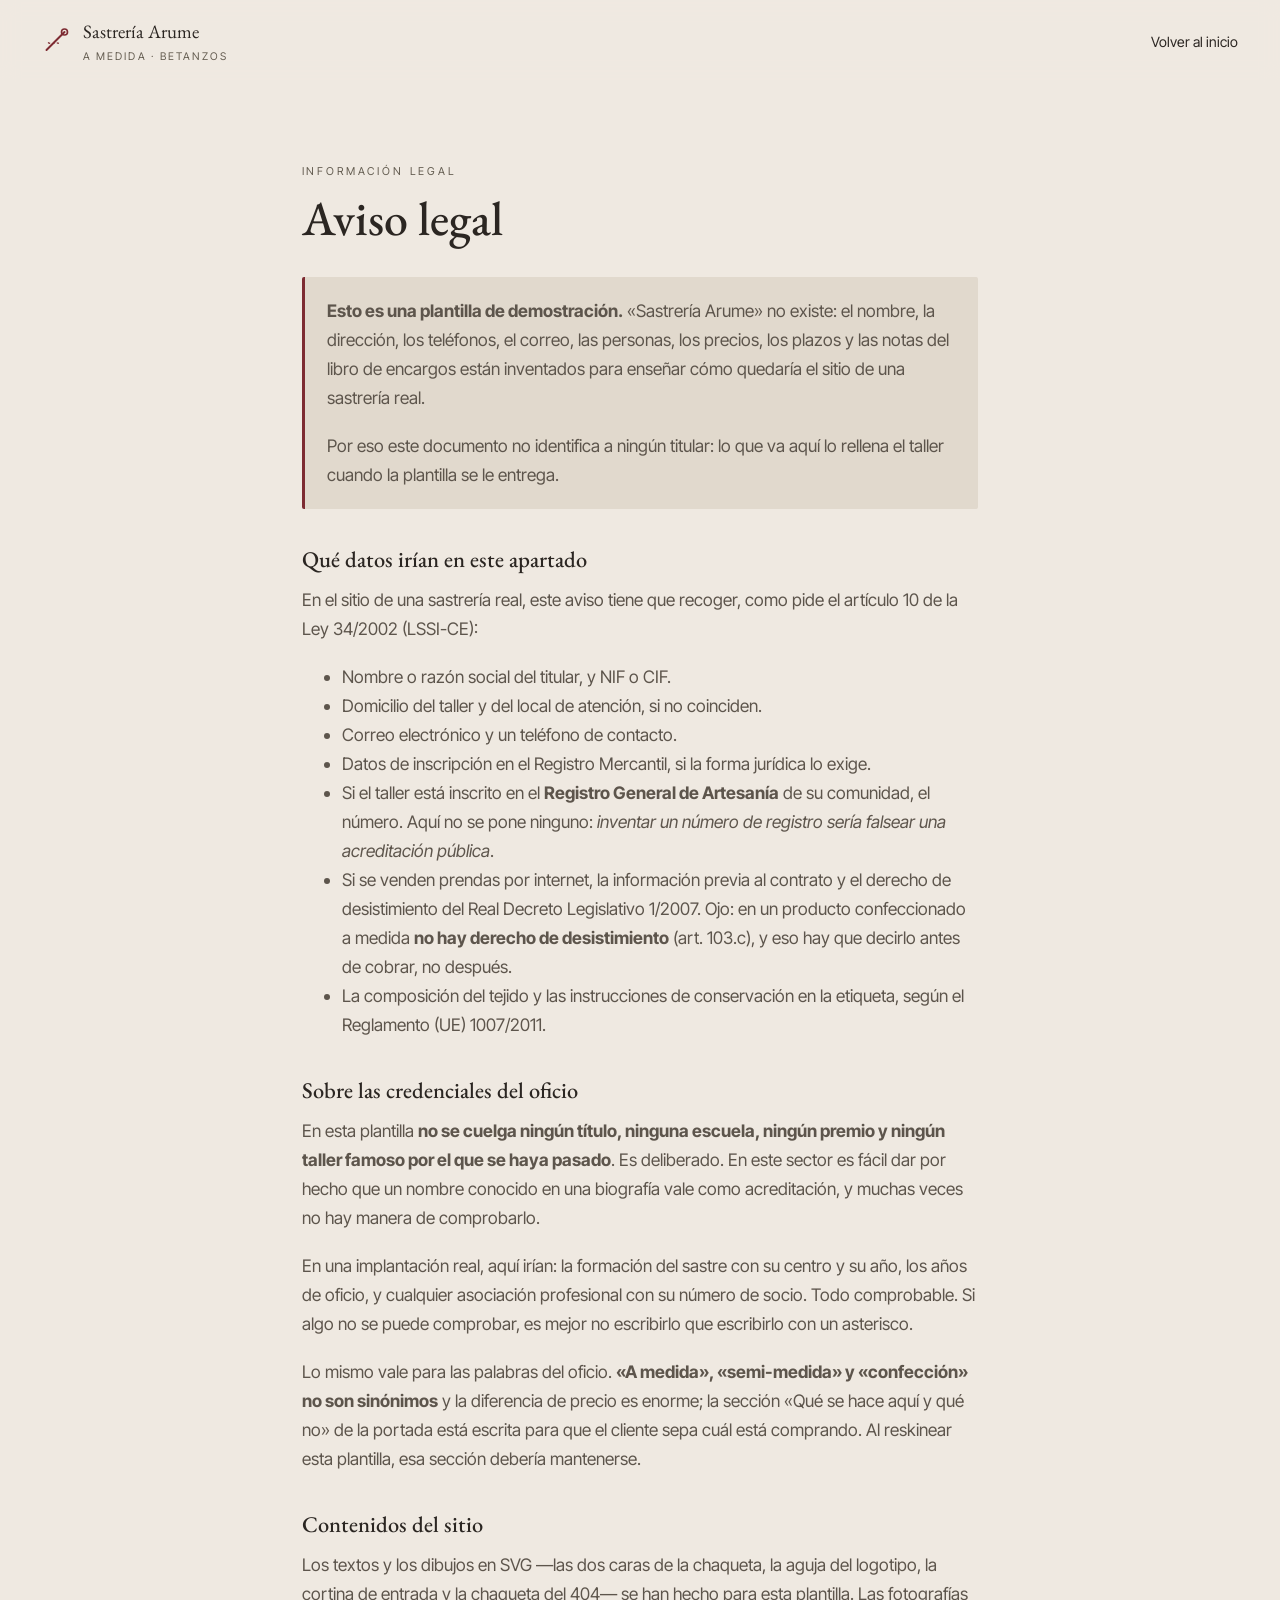
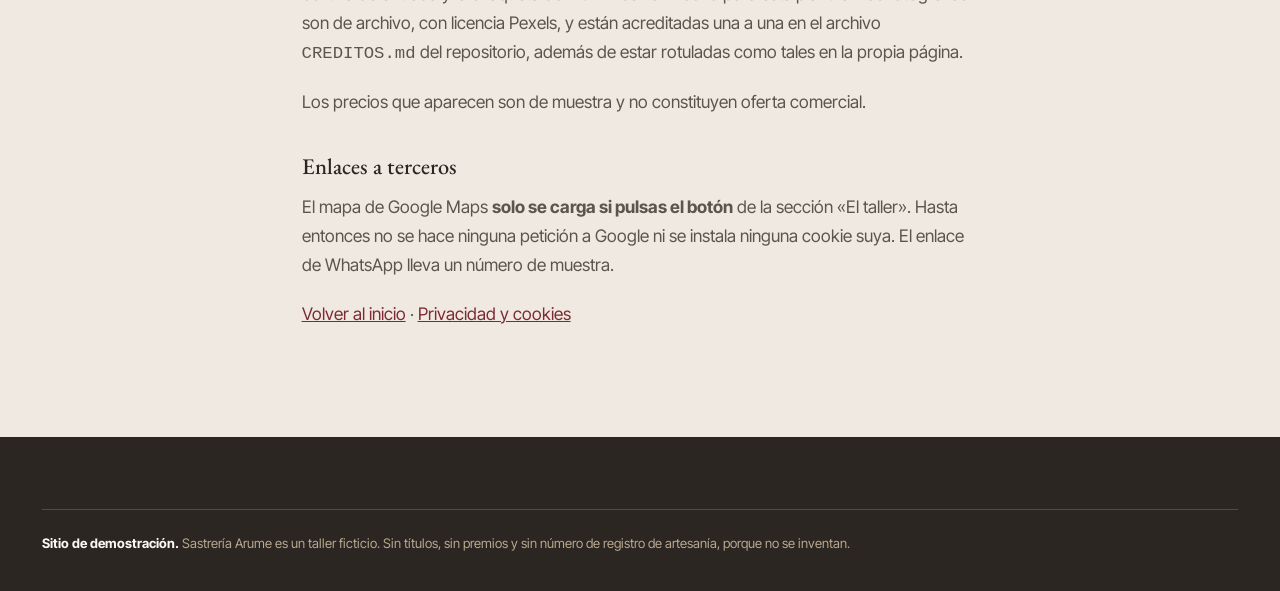
<file: aviso-legal.html>
<!DOCTYPE html>
<!-- SITIO DE DEMOSTRACIÓN · Sastrería Arume es un taller ficticio. -->
<html lang="es">
<head>
<meta charset="utf-8">
<meta name="viewport" content="width=device-width, initial-scale=1">
<meta name="robots" content="noindex, nofollow">
<title>Aviso legal · Sastrería Arume</title>
<meta name="description" content="Aviso legal de la plantilla de demostración de Sastrería Arume, taller ficticio.">
<meta name="theme-color" content="#efe9e1">
<link rel="icon" href="favicon.svg" type="image/svg+xml">
<link rel="preconnect" href="https://fonts.googleapis.com">
<link rel="preconnect" href="https://fonts.gstatic.com" crossorigin>
<link href="https://fonts.googleapis.com/css2?family=EB+Garamond:ital,wght@0,400..800;1,400..600&family=Inter+Tight:ital,wght@0,300..700;1,300..600&display=swap" rel="stylesheet">
<link rel="stylesheet" href="css/estilo.css">
</head>
<body>
<a class="saltar" href="#contenido">Saltar al contenido</a>

<header class="cabecera">
  <a class="marca" href="index.html" aria-label="Sastrería Arume, inicio">
    <svg class="marca__icono" viewBox="0 0 40 40" aria-hidden="true" focusable="false">
      <path d="M6 32 L30 8" stroke="currentColor" stroke-width="2.6" stroke-linecap="round"></path>
      <circle cx="30" cy="8" r="4" fill="none" stroke="currentColor" stroke-width="2.2"></circle>
      <path d="M8 22c6 4 10-2 16 2" fill="none" stroke="currentColor" stroke-width="1.6" stroke-dasharray="3 3"></path>
    </svg>
    <span class="marca__texto">
      <span class="marca__nombre">Sastrería Arume</span>
      <span class="marca__bajada">a medida · Betanzos</span>
    </span>
  </a>
  <nav class="nav" aria-label="Navegación">
    <ul class="nav__lista"><li><a href="index.html">Volver al inicio</a></li></ul>
  </nav>
</header>

<main class="pagina-texto" id="contenido">
  <p class="sobre">Información legal</p>
  <h1>Aviso legal</h1>

  <div class="aviso">
    <p><strong>Esto es una plantilla de demostración.</strong> «Sastrería Arume» no existe: el nombre, la dirección, los teléfonos, el correo, las personas, los precios, los plazos y las notas del libro de encargos están inventados para enseñar cómo quedaría el sitio de una sastrería real.</p>
    <p>Por eso este documento no identifica a ningún titular: lo que va aquí lo rellena el taller cuando la plantilla se le entrega.</p>
  </div>

  <h2>Qué datos irían en este apartado</h2>
  <p>En el sitio de una sastrería real, este aviso tiene que recoger, como pide el artículo 10 de la Ley 34/2002 (LSSI-CE):</p>
  <ul>
    <li>Nombre o razón social del titular, y NIF o CIF.</li>
    <li>Domicilio del taller y del local de atención, si no coinciden.</li>
    <li>Correo electrónico y un teléfono de contacto.</li>
    <li>Datos de inscripción en el Registro Mercantil, si la forma jurídica lo exige.</li>
    <li>Si el taller está inscrito en el <strong>Registro General de Artesanía</strong> de su comunidad, el número. Aquí no se pone ninguno: <em>inventar un número de registro sería falsear una acreditación pública</em>.</li>
    <li>Si se venden prendas por internet, la información previa al contrato y el derecho de desistimiento del Real Decreto Legislativo 1/2007. Ojo: en un producto confeccionado a medida <strong>no hay derecho de desistimiento</strong> (art. 103.c), y eso hay que decirlo antes de cobrar, no después.</li>
    <li>La composición del tejido y las instrucciones de conservación en la etiqueta, según el Reglamento (UE) 1007/2011.</li>
  </ul>

  <h2>Sobre las credenciales del oficio</h2>
  <p>En esta plantilla <strong>no se cuelga ningún título, ninguna escuela, ningún premio y ningún taller famoso por el que se haya pasado</strong>. Es deliberado. En este sector es fácil dar por hecho que un nombre conocido en una biografía vale como acreditación, y muchas veces no hay manera de comprobarlo.</p>
  <p>En una implantación real, aquí irían: la formación del sastre con su centro y su año, los años de oficio, y cualquier asociación profesional con su número de socio. Todo comprobable. Si algo no se puede comprobar, es mejor no escribirlo que escribirlo con un asterisco.</p>
  <p>Lo mismo vale para las palabras del oficio. <strong>«A medida», «semi-medida» y «confección» no son sinónimos</strong> y la diferencia de precio es enorme; la sección «Qué se hace aquí y qué no» de la portada está escrita para que el cliente sepa cuál está comprando. Al reskinear esta plantilla, esa sección debería mantenerse.</p>

  <h2>Contenidos del sitio</h2>
  <p>Los textos y los dibujos en SVG —las dos caras de la chaqueta, la aguja del logotipo, la cortina de entrada y la chaqueta del 404— se han hecho para esta plantilla. Las fotografías son de archivo, con licencia Pexels, y están acreditadas una a una en el archivo <code>CREDITOS.md</code> del repositorio, además de estar rotuladas como tales en la propia página.</p>
  <p>Los precios que aparecen son de muestra y no constituyen oferta comercial.</p>

  <h2>Enlaces a terceros</h2>
  <p>El mapa de Google Maps <strong>solo se carga si pulsas el botón</strong> de la sección «El taller». Hasta entonces no se hace ninguna petición a Google ni se instala ninguna cookie suya. El enlace de WhatsApp lleva un número de muestra.</p>

  <p><a href="index.html">Volver al inicio</a> · <a href="privacidad.html">Privacidad y cookies</a></p>
</main>

<footer class="pie">
  <p class="pie__demo" style="margin-top:0"><strong>Sitio de demostración.</strong> Sastrería Arume es un taller ficticio. Sin títulos, sin premios y sin número de registro de artesanía, porque no se inventan.</p>
</footer>
</body>
</html>
</file>
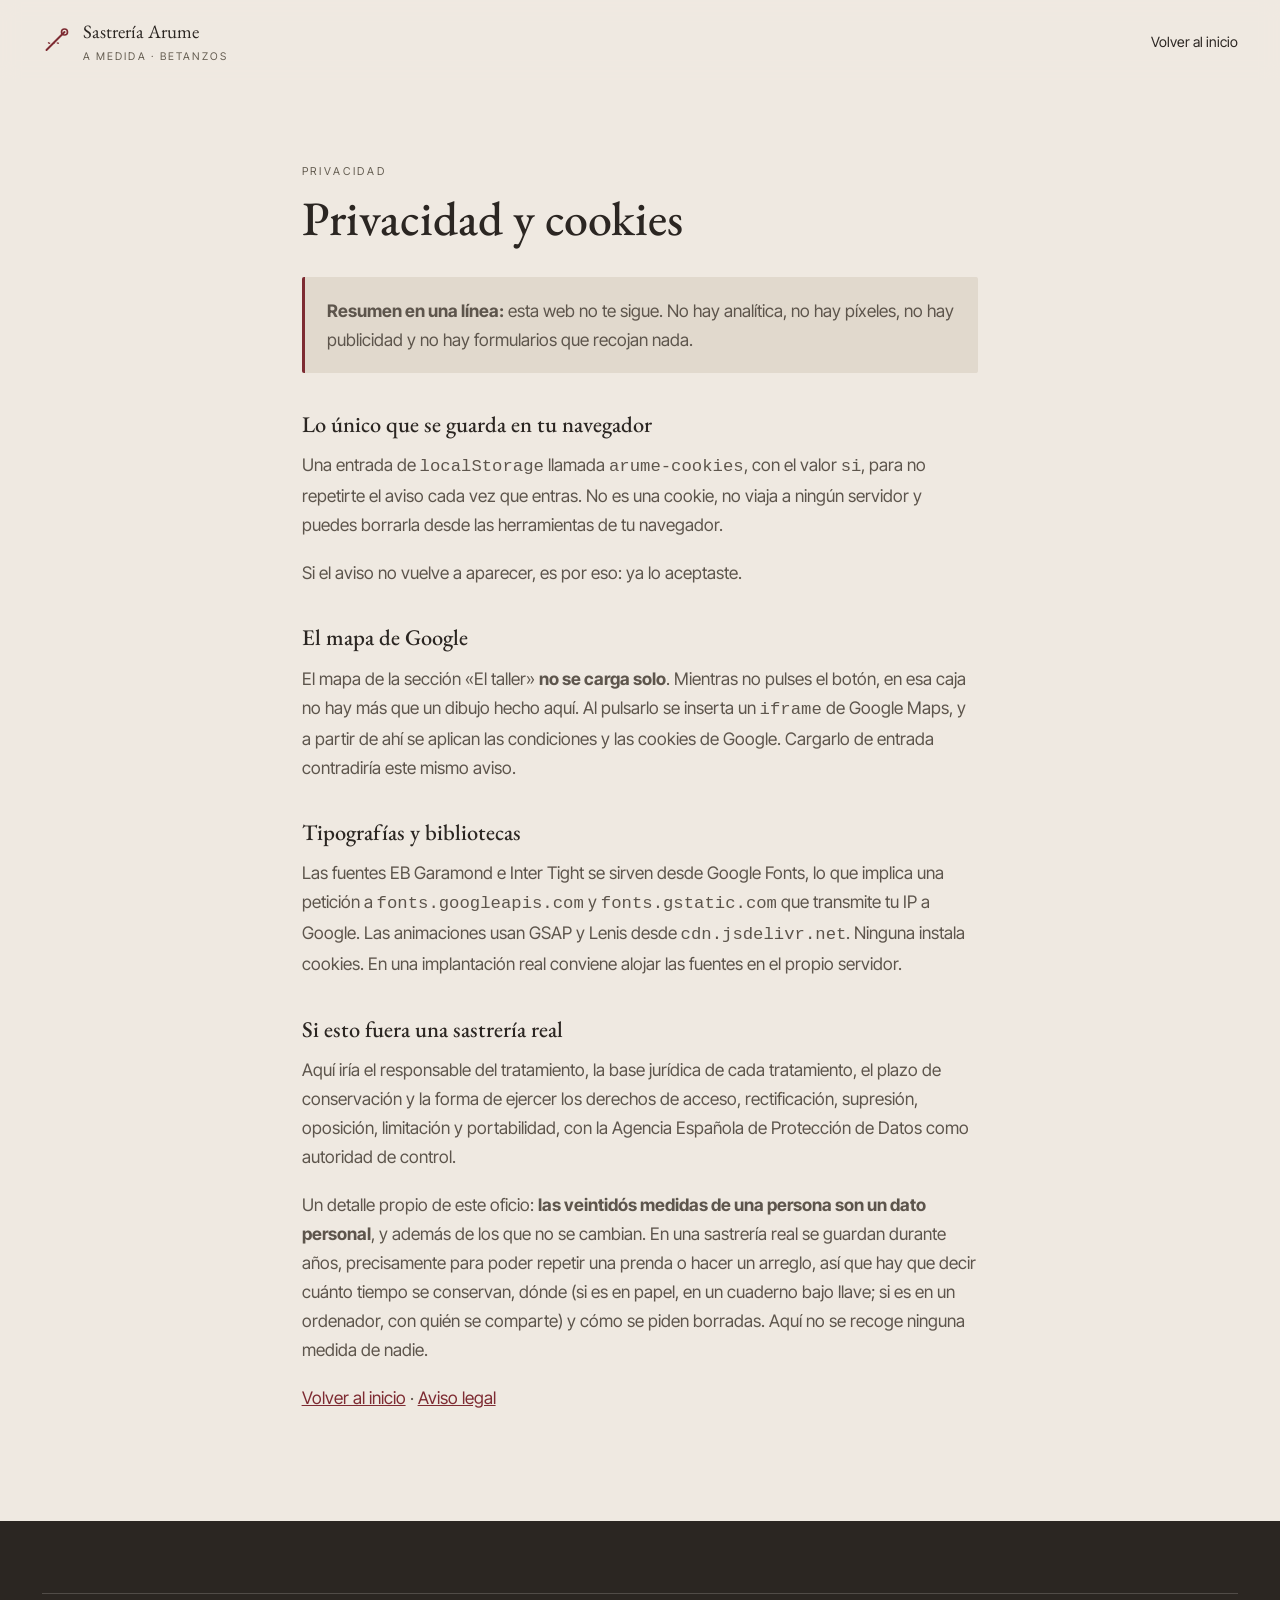
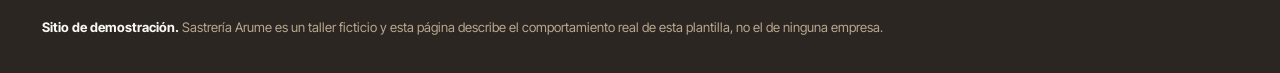
<file: privacidad.html>
<!DOCTYPE html>
<!-- SITIO DE DEMOSTRACIÓN · Sastrería Arume es un taller ficticio. -->
<html lang="es">
<head>
<meta charset="utf-8">
<meta name="viewport" content="width=device-width, initial-scale=1">
<meta name="robots" content="noindex, nofollow">
<title>Privacidad y cookies · Sastrería Arume</title>
<meta name="description" content="Qué guarda y qué no guarda esta plantilla de demostración de Sastrería Arume.">
<meta name="theme-color" content="#efe9e1">
<link rel="icon" href="favicon.svg" type="image/svg+xml">
<link rel="preconnect" href="https://fonts.googleapis.com">
<link rel="preconnect" href="https://fonts.gstatic.com" crossorigin>
<link href="https://fonts.googleapis.com/css2?family=EB+Garamond:ital,wght@0,400..800;1,400..600&family=Inter+Tight:ital,wght@0,300..700;1,300..600&display=swap" rel="stylesheet">
<link rel="stylesheet" href="css/estilo.css">
</head>
<body>
<a class="saltar" href="#contenido">Saltar al contenido</a>

<header class="cabecera">
  <a class="marca" href="index.html" aria-label="Sastrería Arume, inicio">
    <svg class="marca__icono" viewBox="0 0 40 40" aria-hidden="true" focusable="false">
      <path d="M6 32 L30 8" stroke="currentColor" stroke-width="2.6" stroke-linecap="round"></path>
      <circle cx="30" cy="8" r="4" fill="none" stroke="currentColor" stroke-width="2.2"></circle>
      <path d="M8 22c6 4 10-2 16 2" fill="none" stroke="currentColor" stroke-width="1.6" stroke-dasharray="3 3"></path>
    </svg>
    <span class="marca__texto">
      <span class="marca__nombre">Sastrería Arume</span>
      <span class="marca__bajada">a medida · Betanzos</span>
    </span>
  </a>
  <nav class="nav" aria-label="Navegación">
    <ul class="nav__lista"><li><a href="index.html">Volver al inicio</a></li></ul>
  </nav>
</header>

<main class="pagina-texto" id="contenido">
  <p class="sobre">Privacidad</p>
  <h1>Privacidad y cookies</h1>

  <div class="aviso">
    <p><strong>Resumen en una línea:</strong> esta web no te sigue. No hay analítica, no hay píxeles, no hay publicidad y no hay formularios que recojan nada.</p>
  </div>

  <h2>Lo único que se guarda en tu navegador</h2>
  <p>Una entrada de <code>localStorage</code> llamada <code>arume-cookies</code>, con el valor <code>si</code>, para no repetirte el aviso cada vez que entras. No es una cookie, no viaja a ningún servidor y puedes borrarla desde las herramientas de tu navegador.</p>
  <p>Si el aviso no vuelve a aparecer, es por eso: ya lo aceptaste.</p>

  <h2>El mapa de Google</h2>
  <p>El mapa de la sección «El taller» <strong>no se carga solo</strong>. Mientras no pulses el botón, en esa caja no hay más que un dibujo hecho aquí. Al pulsarlo se inserta un <code>iframe</code> de Google Maps, y a partir de ahí se aplican las condiciones y las cookies de Google. Cargarlo de entrada contradiría este mismo aviso.</p>

  <h2>Tipografías y bibliotecas</h2>
  <p>Las fuentes EB Garamond e Inter Tight se sirven desde Google Fonts, lo que implica una petición a <code>fonts.googleapis.com</code> y <code>fonts.gstatic.com</code> que transmite tu IP a Google. Las animaciones usan GSAP y Lenis desde <code>cdn.jsdelivr.net</code>. Ninguna instala cookies. En una implantación real conviene alojar las fuentes en el propio servidor.</p>

  <h2>Si esto fuera una sastrería real</h2>
  <p>Aquí iría el responsable del tratamiento, la base jurídica de cada tratamiento, el plazo de conservación y la forma de ejercer los derechos de acceso, rectificación, supresión, oposición, limitación y portabilidad, con la Agencia Española de Protección de Datos como autoridad de control.</p>
  <p>Un detalle propio de este oficio: <strong>las veintidós medidas de una persona son un dato personal</strong>, y además de los que no se cambian. En una sastrería real se guardan durante años, precisamente para poder repetir una prenda o hacer un arreglo, así que hay que decir cuánto tiempo se conservan, dónde (si es en papel, en un cuaderno bajo llave; si es en un ordenador, con quién se comparte) y cómo se piden borradas. Aquí no se recoge ninguna medida de nadie.</p>

  <p><a href="index.html">Volver al inicio</a> · <a href="aviso-legal.html">Aviso legal</a></p>
</main>

<footer class="pie">
  <p class="pie__demo" style="margin-top:0"><strong>Sitio de demostración.</strong> Sastrería Arume es un taller ficticio y esta página describe el comportamiento real de esta plantilla, no el de ninguna empresa.</p>
</footer>
</body>
</html>
</file>
<file: css/estilo.css>
/* ==========================================================================
   Sastrería Arume — traje a medida (demostración, negocio ficticio)
   Concepto: «El revés». Lo que se ve de una chaqueta es la mitad; la otra
   mitad está por dentro. La prenda se gira de verdad y enseña el forro, la
   entretela, la hombrera y los ojales a mano.

   CONTRASTE: ningún texto se apaga con opacity. Cada tono apagado es un token
   de color calculado con script (fórmula WCAG) contra el PEOR de los fondos en
   los que aparece; el valor va anotado al lado.
   ========================================================================== */

:root {
  /* --- fondos --- */
  --fondo: #efe9e1;   /* hueso */
  --panel: #e1d9cd;   /* el fondo más oscuro donde hay texto pequeño */
  --crema: #fbf8f4;   /* tarjetas */
  --tinta: #2b2622;   /* marrón muy oscuro: texto principal, pie y cortina */

  /* --- texto --- */
  --tinta-media: #5d554c;  /* 5,23 sobre --panel */
  --tinta-suave: #645d51;  /* 4,65 sobre --panel · 5,40 fondo · 6,15 crema */
  --crema-suave: #b9a88f;  /* 6,46 sobre --tinta */

  /* --- marca --- */
  /* El burdeos es el único color de marca de mis plantillas que pasa AA como
     texto sin tener que derivarle una variante: 6,63 sobre el panel. Aun así
     lleva su versión clara para el fondo oscuro del pie. */
  --burdeos: #7d2b32;        /* 6,63 panel · 7,69 fondo · 8,76 crema */
  --burdeos-claro: #d4838a;  /* 5,28 sobre --tinta */
  --forro: #6b4f3a;          /* color del forro dibujado: relleno, no texto */

  --titulo: "EB Garamond", Georgia, "Times New Roman", serif;
  --texto: "Inter Tight", "Segoe UI", system-ui, sans-serif;

  --ancho: 1220px;
  --radio: 2px;
  --sombra: 0 20px 46px -30px rgba(43, 38, 34, .55);
  --curva: cubic-bezier(.22, .61, .36, 1);
}

*, *::before, *::after { box-sizing: border-box; }

html { overflow-x: clip; scroll-behavior: smooth; }
html.lenis { scroll-behavior: auto; }
.lenis.lenis-smooth { scroll-behavior: auto; }

body {
  margin: 0;
  background: var(--fondo);
  color: var(--tinta);
  font-family: var(--texto);
  font-size: clamp(1rem, .96rem + .2vw, 1.08rem);
  line-height: 1.68;
  -webkit-font-smoothing: antialiased;
  overflow-x: clip;
}

img, svg { max-width: 100%; }
img { display: block; height: auto; }

h1, h2, h3 { font-family: var(--titulo); font-weight: 500; line-height: 1.1; margin: 0 0 .6em; }
p { margin: 0 0 1.1em; }
a { color: inherit; }

::selection { background: var(--burdeos); color: var(--crema); }
:focus-visible { outline: 3px solid var(--burdeos); outline-offset: 3px; border-radius: 2px; }

.visualmente-oculto {
  position: absolute; width: 1px; height: 1px; padding: 0; margin: -1px;
  overflow: hidden; clip: rect(0 0 0 0); white-space: nowrap; border: 0;
}

.saltar {
  position: absolute; left: 1rem; top: -100px; z-index: 300;
  background: var(--tinta); color: var(--crema);
  padding: .8rem 1.2rem; border-radius: var(--radio);
  text-decoration: none; font-size: .9rem;
  transition: top .2s var(--curva);
}
.saltar:focus { top: 1rem; }

/* ====================== cortina de entrada ======================
   Gesto propio del concepto: se cose una puntada, la aguja la remata y la
   cortina se levanta POR LA COSTURA, con el borde de abajo curvado como el
   hilo. Retirada garantizada: sin GSAP y con movimiento reducido el JS le
   pone display:none en cuanto arranca. */
@property --curva-cortina {
  syntax: "<number>";
  initial-value: 0;
  inherits: false;
}
.cortina {
  position: fixed; inset: 0; z-index: 400;
  background: var(--tinta);
  display: grid; place-items: center;
  transform-origin: 50% 0%;
  border-bottom-left-radius: 50% calc(var(--curva-cortina, 0) * 13vh);
  border-bottom-right-radius: 50% calc(var(--curva-cortina, 0) * 13vh);
}
html:not(.has-motion) .cortina { display: none; }
.cortina.fuera { opacity: 0; visibility: hidden; transition: opacity .5s var(--curva), visibility .5s; }
.cortina__caja { text-align: center; }
.cortina__aguja { width: 190px; height: auto; color: var(--burdeos-claro); }
.cortina__hilo {
  fill: none; stroke: var(--burdeos-claro); stroke-width: 2.4;
  stroke-linecap: round; stroke-dasharray: 1; stroke-dashoffset: 1;
}
.cortina__punta { stroke: var(--crema-suave); stroke-width: 2.4; opacity: 0; }
.cortina__punta circle { stroke: var(--crema-suave); }
.cortina__palabra {
  display: block; margin-top: 1rem;
  font-family: var(--titulo); font-size: 1.5rem;
  letter-spacing: .3em; text-transform: uppercase;
  color: var(--crema-suave);           /* 6,46 sobre --tinta */
}
/* la costura que remata el borde de abajo antes de que suba la cortina */
.cortina__costura {
  position: absolute; left: 0; right: 0; bottom: 0;
  width: 100%; height: 60px;
  clip-path: inset(0 100% 0 0);
}
.cortina.enhebrada .cortina__punta { opacity: 1; transition: opacity .45s var(--curva); }
.cortina.cosida .cortina__costura { clip-path: inset(0 0 0 0); transition: clip-path .85s cubic-bezier(.4, 0, .2, 1); }
.cortina__costura path {
  fill: none; stroke: var(--crema-suave); stroke-width: 2;
  stroke-dasharray: 9 8; stroke-linecap: round;
}

/* ====================== cabecera ====================== */
.cabecera {
  position: fixed; inset: 0 0 auto; z-index: 200;
  display: flex; align-items: center; justify-content: space-between; gap: 1rem;
  padding: 1rem clamp(1rem, 4vw, 2.6rem);
  background: color-mix(in srgb, var(--fondo) 88%, transparent);
  backdrop-filter: blur(9px);
  border-bottom: 1px solid transparent;
  transition: border-color .3s var(--curva), padding .3s var(--curva);
}
@supports not (background: color-mix(in srgb, red 50%, blue)) { .cabecera { background: var(--fondo); } }
.cabecera.encogida { padding-top: .55rem; padding-bottom: .55rem; border-bottom-color: rgba(43, 38, 34, .16); }

.marca { display: flex; align-items: center; gap: .7rem; text-decoration: none; }
.marca__icono { width: 30px; height: 30px; color: var(--burdeos); flex: none; }
.marca__nombre { display: block; font-family: var(--titulo); font-size: 1.18rem; }
.marca__bajada { display: block; font-size: .66rem; letter-spacing: .2em; text-transform: uppercase; color: var(--tinta-suave); }

.nav { display: flex; align-items: center; gap: clamp(1rem, 2.4vw, 2rem); }
.nav__lista { display: flex; gap: clamp(.9rem, 1.8vw, 1.6rem); list-style: none; margin: 0; padding: 0; }
.nav__lista a {
  text-decoration: none; font-size: .88rem;
  padding-bottom: 3px; border-bottom: 1px solid transparent;
  transition: border-color .25s var(--curva), color .25s var(--curva);
}
.nav__lista a:hover { border-bottom-color: var(--burdeos); color: var(--burdeos); }

.hamburguesa {
  display: none; position: relative; z-index: 120;
  align-items: center; gap: .55rem;
  background: none; border: 0; cursor: pointer;
  font-family: var(--texto); font-size: .78rem; letter-spacing: .16em;
  text-transform: uppercase; color: var(--tinta); padding: .4rem;
}
.hamburguesa__caja { display: grid; gap: 5px; width: 24px; }
.hamburguesa__caja i { display: block; height: 2px; background: currentColor; transition: transform .3s var(--curva); }
.hamburguesa[aria-expanded="true"] .hamburguesa__caja i:first-child { transform: translateY(3.5px) rotate(45deg); }
.hamburguesa[aria-expanded="true"] .hamburguesa__caja i:last-child { transform: translateY(-3.5px) rotate(-45deg); }

/* ====================== botones ====================== */
.boton {
  display: inline-flex; align-items: center; justify-content: center;
  gap: .5rem; padding: .78rem 1.5rem;
  font-size: .88rem; text-decoration: none;
  border-radius: 999px; border: 1px solid transparent;
  cursor: pointer; font-family: var(--texto);
  transition: transform .3s var(--curva), background .25s var(--curva), color .25s var(--curva);
}
.boton--burdeos { background: var(--burdeos); color: var(--crema); }   /* 8,76 */
.boton--burdeos:hover { background: var(--tinta); }
.boton--linea { border-color: rgba(43, 38, 34, .35); color: var(--tinta); background: none; }
.boton--linea:hover { border-color: var(--burdeos); color: var(--burdeos); }

/* ====================== hero ====================== */
.hero {
  min-height: 100svh;
  display: grid; align-items: center;
  grid-template-columns: minmax(0, 1.1fr) minmax(0, .9fr);
  gap: clamp(2rem, 5vw, 5rem);
  max-width: var(--ancho); margin: 0 auto;
  padding: clamp(7rem, 14vh, 10rem) clamp(1.1rem, 4vw, 2.6rem) clamp(3rem, 8vh, 5rem);
}
.hero__sobre { font-size: .68rem; letter-spacing: .26em; text-transform: uppercase; color: var(--tinta-suave); margin-bottom: 1.4rem; }
.hero__titular { font-size: clamp(2.4rem, 1.2rem + 4.6vw, 4.6rem); line-height: 1.02; letter-spacing: -.01em; margin-bottom: 1.4rem; }
.hero__titular .palabra, .titular .palabra {
  display: inline-block; white-space: nowrap; overflow: hidden;
  vertical-align: bottom; padding-bottom: .16em; margin-bottom: -.12em;
}
.hero__titular .letra, .titular .letra { display: inline-block; }
html.has-motion .hero__titular .letra, html.has-motion .titular .letra { transform: translateY(110%); }

.hero__entrada { max-width: 50ch; color: var(--tinta-media); }
.hero__acciones { display: flex; flex-wrap: wrap; gap: .8rem; margin: 1.8rem 0 2.6rem; }
.hero__datos { display: flex; flex-wrap: wrap; gap: clamp(1.4rem, 4vw, 3rem); margin: 0; }
.hero__datos dt { font-size: .66rem; letter-spacing: .2em; text-transform: uppercase; color: var(--tinta-suave); }
.hero__datos dd {
  margin: .2rem 0 0; font-family: var(--titulo);
  font-size: clamp(1.8rem, 1.2rem + 1.5vw, 2.6rem); line-height: 1;
  color: var(--burdeos);
}
.hero__prenda { margin: 0; text-align: center; }
.hero__prenda figcaption { font-size: .8rem; color: var(--tinta-suave); margin-top: 1rem; max-width: 34ch; margin-inline: auto; }

/* ====================== la chaqueta dibujada ====================== */
.ch-cuerpo { fill: var(--panel); stroke: var(--tinta); stroke-width: 2.4; stroke-linejoin: round; }
.ch-manga { fill: var(--panel); stroke: var(--tinta); stroke-width: 2.4; stroke-linejoin: round; }
.ch-solapa { fill: var(--crema); stroke: var(--tinta); stroke-width: 2.2; stroke-linejoin: round; }
.ch-cuello { fill: var(--tinta); }
.ch-costura { stroke: var(--tinta); stroke-width: 2; stroke-linecap: round; }
.ch-boton { fill: var(--tinta); }
.chaqueta--hero { width: min(100%, 320px); height: auto; }

/* el revés */
.ch-sombra { fill: #1f1a17; }   /* lo que se ve por el hueco del delantero */
.ch-forro { fill: var(--forro); stroke: var(--tinta); stroke-width: 2.4; stroke-linejoin: round; }
.ch-manga--forro { fill: var(--forro); stroke: var(--tinta); stroke-width: 2.4; }
.ch-entretela { fill: url(#tramaEntretela); stroke: var(--crema); stroke-width: 1.6; }
.ch-hombrera { fill: none; stroke: var(--crema); stroke-width: 6; stroke-linecap: round; }
.ch-sisa { fill: none; stroke: var(--crema-suave); stroke-width: 2; stroke-dasharray: 7 6; }
.ch-bolsillo { fill: #22201d; stroke: var(--crema-suave); stroke-width: 1.6; }
.ch-pespunte { stroke: var(--crema-suave); stroke-width: 1.6; stroke-dasharray: 5 4; }
.ch-ojal { stroke: var(--burdeos-claro); stroke-width: 4; stroke-linecap: round; }
.ch-ojal-ojo { fill: none; stroke: var(--burdeos-claro); stroke-width: 2; }
.ch-bajo { stroke: var(--crema-suave); stroke-width: 2.4; stroke-dasharray: 8 7; stroke-linecap: round; }

.ch-numeros circle { fill: var(--crema); stroke: var(--tinta); stroke-width: 1.6; }
.ch-numeros text {
  fill: var(--tinta); font-family: "Inter Tight", sans-serif;
  font-size: 12px; font-weight: 600; text-anchor: middle;
}
/* resaltado cruzado entre la lista y el dibujo */
.pieza, .ch-numeros .num { transition: opacity .3s var(--curva); }
.chaqueta--reves[data-activa] .pieza { opacity: .28; }
.chaqueta--reves[data-activa] .ch-numeros .num { opacity: .35; }
.chaqueta--reves[data-activa="1"] .pieza--1,
.chaqueta--reves[data-activa="2"] .pieza--2,
.chaqueta--reves[data-activa="3"] .pieza--3,
.chaqueta--reves[data-activa="4"] .pieza--4,
.chaqueta--reves[data-activa="5"] .pieza--5,
.chaqueta--reves[data-activa="6"] .pieza--6 { opacity: 1; }
.chaqueta--reves[data-activa="1"] .num--1,
.chaqueta--reves[data-activa="2"] .num--2,
.chaqueta--reves[data-activa="3"] .num--3,
.chaqueta--reves[data-activa="4"] .num--4,
.chaqueta--reves[data-activa="5"] .num--5,
.chaqueta--reves[data-activa="6"] .num--6 { opacity: 1; }
.chaqueta--reves[data-activa="1"] .num--1 circle,
.chaqueta--reves[data-activa="2"] .num--2 circle,
.chaqueta--reves[data-activa="3"] .num--3 circle,
.chaqueta--reves[data-activa="4"] .num--4 circle,
.chaqueta--reves[data-activa="5"] .num--5 circle,
.chaqueta--reves[data-activa="6"] .num--6 circle { fill: var(--burdeos); stroke: var(--crema); }
.chaqueta--reves[data-activa="1"] .num--1 text,
.chaqueta--reves[data-activa="2"] .num--2 text,
.chaqueta--reves[data-activa="3"] .num--3 text,
.chaqueta--reves[data-activa="4"] .num--4 text,
.chaqueta--reves[data-activa="5"] .num--5 text,
.chaqueta--reves[data-activa="6"] .num--6 text { fill: var(--crema); }

/* ====================== cinta ====================== */
.cinta {
  border-top: 1px solid rgba(43, 38, 34, .16);
  border-bottom: 1px solid rgba(43, 38, 34, .16);
  background: var(--panel);
  overflow: hidden; padding: .85rem 0;
}
.cinta__pista {
  display: flex; gap: 2.2rem; width: max-content;
  font-size: .76rem; letter-spacing: .22em; text-transform: uppercase;
  color: var(--tinta-media); white-space: nowrap;
}
.cinta__pista i { color: var(--burdeos); font-style: normal; }

/* ====================== secciones ====================== */
.seccion { max-width: var(--ancho); margin: 0 auto; padding: clamp(4.5rem, 11vh, 8rem) clamp(1.1rem, 4vw, 2.6rem); }
.seccion__indice {
  display: flex; align-items: center; gap: .8rem;
  font-size: .68rem; letter-spacing: .26em; text-transform: uppercase;
  color: var(--tinta-suave); margin-bottom: 1.2rem;
}
.seccion__indice span { color: var(--burdeos); font-weight: 600; }
.seccion__indice::after { content: ""; flex: 1; height: 1px; background: rgba(43, 38, 34, .2); max-width: 120px; }

.titular { font-size: clamp(1.9rem, 1.2rem + 2.2vw, 3rem); max-width: 20ch; letter-spacing: -.005em; }
.titular--grande { max-width: 16ch; font-size: clamp(2.1rem, 1.2rem + 3vw, 3.5rem); }

/* ====================== 01 · el revés ====================== */
.reves__entrada { max-width: 60ch; color: var(--tinta-media); margin-bottom: 3rem; }
.reves__caja {
  display: grid; grid-template-columns: minmax(0, .85fr) minmax(0, 1.15fr);
  gap: clamp(2rem, 5vw, 4rem); align-items: start;
}
.reves__prenda { position: sticky; top: clamp(90px, 12vh, 130px); }

.chaqueta-giro { perspective: 1600px; }
.chaqueta-giro__eje {
  position: relative;
  transform-style: preserve-3d;
  transition: transform 1.15s cubic-bezier(.66, .03, .3, 1);
  max-width: 340px; margin-inline: auto;
}
.chaqueta-giro.volteada .chaqueta-giro__eje { transform: rotateY(180deg); }
.chaqueta--cara { width: 100%; height: auto; backface-visibility: hidden; }
.chaqueta--reves {
  position: absolute; inset: 0; transform: rotateY(180deg);
  /* el currentColor de la trama de la entretela se resuelve aquí */
  color: var(--crema-suave);
}

.reves__mando { display: flex; justify-content: center; gap: .5rem; margin-top: 1.6rem; }
.reves__boton {
  font-family: var(--texto); font-size: .84rem;
  padding: .5rem 1.15rem; border-radius: 999px; cursor: pointer;
  border: 1px solid rgba(43, 38, 34, .3);
  background: none; color: var(--tinta);
  transition: background .25s var(--curva), color .25s var(--curva), border-color .25s var(--curva);
}
.reves__boton:hover { border-color: var(--burdeos); color: var(--burdeos); }
.reves__boton[aria-pressed="true"] { background: var(--burdeos); color: var(--crema); border-color: var(--burdeos); }

.reves__estado {
  font-size: .95rem; color: var(--tinta-media);
  padding-bottom: 1.2rem; margin-bottom: 1.4rem;
  border-bottom: 1px solid rgba(43, 38, 34, .18);
}
.reves__estado b { color: var(--tinta); }

.piezas { list-style: none; margin: 0; padding: 0; display: grid; gap: .4rem; counter-reset: pieza; }
.piezas li {
  padding: 1rem 1.1rem;
  border: 1px solid transparent; border-radius: var(--radio);
  transition: background .3s var(--curva), border-color .3s var(--curva);
}
.piezas li.activa { background: var(--crema); border-color: rgba(43, 38, 34, .16); }
.piezas li:focus-visible { outline: 3px solid var(--burdeos); outline-offset: 2px; }
.piezas b { display: flex; align-items: center; gap: .7rem; font-family: var(--titulo); font-weight: 500; font-size: 1.16rem; margin-bottom: .2rem; }
.piezas__num {
  flex: none; width: 24px; height: 24px; border-radius: 50%;
  display: grid; place-items: center;
  font-family: var(--texto); font-size: .76rem; font-weight: 600;
  background: var(--panel); color: var(--tinta);
  transition: background .3s var(--curva), color .3s var(--curva);
}
.piezas li.activa .piezas__num { background: var(--burdeos); color: var(--crema); }
.piezas span { display: block; font-size: .95rem; color: var(--tinta-media); }
.piezas strong { color: var(--tinta); font-weight: 600; }

/* ====================== 02 · sesenta horas ====================== */
.horas, .claro { position: relative; z-index: 0; }
/* el fondo va a sangre en un ::before porque la sección lleva también la clase
   que limita el ancho. 100vw es seguro con overflow-x: clip en html. */
.horas::before, .claro::before {
  content: ""; position: absolute; top: 0; bottom: 0;
  left: 50%; width: 100vw; margin-left: -50vw; z-index: -1;
  border-block: 1px solid rgba(43, 38, 34, .14);
}
.horas::before { background: var(--panel); }
.claro::before { background: var(--crema); }

.horas__entrada { max-width: 58ch; color: var(--tinta-media); }
.tareas { list-style: none; margin: 2.4rem 0 1.6rem; padding: 0; display: grid; gap: .1rem; }
.tareas li {
  display: grid; grid-template-columns: 190px 1fr auto;
  align-items: center; gap: 1.2rem;
  padding: .55rem 0;
  border-bottom: 1px solid rgba(43, 38, 34, .1);
}
.tareas b { font-family: var(--titulo); font-weight: 500; font-size: 1.05rem; }
.tareas em { font-style: normal; font-family: var(--titulo); font-size: 1.05rem; color: var(--burdeos); }
.cuadros { display: flex; flex-wrap: wrap; gap: 4px; }
.cuadros i {
  display: block; width: 15px; height: 15px;
  background: var(--burdeos); border-radius: 1px;
}
html.has-motion .cuadros i { transform: scale(0); }
html.has-motion .visible .cuadros i { transform: scale(1); transition: transform .4s cubic-bezier(.34, 1.56, .64, 1); }
.horas__total { font-family: var(--titulo); font-size: clamp(1.1rem, 1rem + .5vw, 1.4rem); }
.horas__total .contador { color: var(--burdeos); }
.horas__total strong { color: var(--burdeos); font-weight: 500; }

/* ====================== 03 · las pruebas ====================== */
.pruebas__rejilla, .claro__rejilla, .precios__rejilla, .taller__rejilla {
  display: grid; grid-template-columns: minmax(0, 1.1fr) minmax(0, .9fr);
  gap: clamp(1.8rem, 5vw, 4rem); align-items: start;
}
.pruebas__lista { list-style: none; margin: 1.8rem 0 1.4rem; padding: 0; display: grid; gap: 1.6rem; }
.pruebas__lista li { position: relative; padding-left: 1.8rem; }
.pruebas__lista li::before {
  content: ""; position: absolute; left: 0; top: .55rem; bottom: -1.6rem;
  width: 2px; background: var(--burdeos); opacity: .35;
}
.pruebas__lista li:last-child::before { bottom: auto; height: 1.2rem; }
.pruebas__lista li::after {
  content: ""; position: absolute; left: -4px; top: .5rem;
  width: 10px; height: 10px; border-radius: 50%; background: var(--burdeos);
}
.pruebas__num { display: block; font-size: .66rem; letter-spacing: .2em; text-transform: uppercase; color: var(--tinta-suave); }
.pruebas__lista b { display: block; font-family: var(--titulo); font-weight: 500; font-size: 1.3rem; margin: .1rem 0 .3rem; }
.pruebas__lista p { font-size: .95rem; color: var(--tinta-media); margin: 0; max-width: 52ch; }
.pruebas__nota, .precios__nota { max-width: 58ch; font-size: .93rem; color: var(--tinta-suave); }

/* ====================== 04 · sin rodeos ====================== */
.claro__fuerte {
  font-family: var(--titulo); font-size: clamp(1.05rem, 1rem + .4vw, 1.28rem);
  color: var(--tinta); max-width: 52ch;
  border-left: 3px solid var(--burdeos); padding-left: 1.2rem;
}
.claro__lista { list-style: none; margin: 1.8rem 0 0; padding: 0; display: grid; gap: 1.1rem; }
.claro__lista li { position: relative; padding-left: 1.7rem; }
.claro__lista li::before {
  content: ""; position: absolute; left: 0; top: .78rem;
  width: 11px; height: 2px; background: var(--burdeos);
}
.claro__lista b { display: block; font-family: var(--titulo); font-weight: 500; font-size: 1.08rem; }
.claro__lista span { font-size: .95rem; color: var(--tinta-media); }

figure[data-mascara] { margin: 0; }
figure[data-mascara] img { width: 100%; border-radius: var(--radio); clip-path: inset(0 0 0 0); }
html.has-motion figure[data-mascara] img { clip-path: inset(0 0 100% 0); transition: clip-path 1.2s var(--curva); }
html.has-motion figure[data-mascara].visible img { clip-path: inset(0 0 0 0); }
figure[data-mascara] figcaption { font-size: .78rem; color: var(--tinta-suave); margin-top: .7rem; }

/* ====================== 05 · precios ====================== */
.tabla { width: 100%; border-collapse: collapse; margin: 1.4rem 0 1rem; }
.tabla th, .tabla td { text-align: left; padding: .8rem .6rem; border-bottom: 1px solid rgba(43, 38, 34, .16); }
.tabla thead th {
  font-size: .62rem; letter-spacing: .22em; text-transform: uppercase;
  color: var(--tinta-suave); font-weight: 500; border-bottom-color: rgba(43, 38, 34, .3);
}
.tabla tbody th { font-weight: 500; font-family: var(--titulo); font-size: 1.08rem; }
.tabla td:last-child { text-align: right; font-family: var(--titulo); color: var(--burdeos); }
.tabla td:nth-child(2) { color: var(--tinta-media); font-size: .9rem; }

/* ====================== 06 · el taller ====================== */
.taller__texto p { color: var(--tinta-media); max-width: 52ch; }
.taller__texto strong { color: var(--tinta); font-weight: 600; }

.estado { display: inline-flex; align-items: center; gap: .6rem; font-size: .92rem; margin: .4rem 0 1.4rem; }
.estado__punto { width: 9px; height: 9px; border-radius: 50%; background: var(--tinta-suave); flex: none; }
.estado.abierto .estado__punto { background: #2f6b46; }
.estado.cerrado .estado__punto { background: var(--burdeos); }

.horario { width: 100%; border-collapse: collapse; margin-bottom: 1.6rem; max-width: 470px; }
.horario th, .horario td { text-align: left; padding: .5rem; border-bottom: 1px solid rgba(43, 38, 34, .14); font-size: .92rem; }
.horario th { font-weight: 400; color: var(--tinta-media); }
.horario td { text-align: right; }
.horario tr.hoy th, .horario tr.hoy td { color: var(--burdeos); font-weight: 600; }

.taller__datos { list-style: none; margin: 0 0 2rem; padding: 0; display: grid; gap: .6rem; }
.taller__datos li { display: flex; flex-wrap: wrap; gap: .3rem .9rem; font-size: .95rem; }
.taller__datos span {
  min-width: 96px; font-size: .62rem; letter-spacing: .2em;
  text-transform: uppercase; color: var(--tinta-suave); padding-top: .4rem;
}
.taller__datos a { color: var(--burdeos); text-decoration: none; border-bottom: 1px solid rgba(125, 43, 50, .4); }
.taller__datos a:hover { border-bottom-color: currentColor; }

.voces { margin-top: 2.4rem; padding-top: 1.6rem; border-top: 1px solid rgba(43, 38, 34, .16); }
.voces h3 { font-size: 1.2rem; }
.voces__aviso { font-size: .82rem; color: var(--tinta-suave); }
.voces blockquote { margin: 1.2rem 0 0; padding-left: 1.2rem; border-left: 2px solid var(--burdeos); }
.voces blockquote p { font-family: var(--titulo); font-style: italic; font-size: 1.08rem; color: var(--tinta); margin-bottom: .4rem; }
.voces footer { font-size: .76rem; letter-spacing: .14em; text-transform: uppercase; color: var(--tinta-suave); }

.taller__lado { display: grid; gap: 1.6rem; }
.taller__mapa { min-height: 240px; }
.mapa-consent {
  height: 100%; min-height: 240px;
  display: grid; place-items: center; gap: .6rem; text-align: center;
  padding: 1.6rem; border: 1px dashed rgba(43, 38, 34, .35);
  border-radius: var(--radio); background: var(--panel);
  color: var(--tinta-media);
}
.mapa-consent__dibujo { width: min(100%, 260px); color: var(--burdeos); }
.mapa-consent p { font-size: .88rem; margin: 0; max-width: 34ch; }
.taller__mapa iframe { width: 100%; height: 320px; border: 0; border-radius: var(--radio); }

.taller__cita { background: var(--crema); border: 1px solid rgba(43, 38, 34, .14); border-radius: var(--radio); padding: 1.5rem 1.6rem; }
.taller__cita h3 { font-size: 1.1rem; }
.taller__cita ol { margin: 0 0 1rem; padding-left: 1.2rem; display: grid; gap: .5rem; }
.taller__cita li { font-size: .93rem; color: var(--tinta-media); }
.taller__cita p { font-size: .88rem; color: var(--tinta-suave); margin: 0; }

/* ====================== pie ====================== */
.pie { background: var(--tinta); color: var(--crema); padding: clamp(3rem, 8vh, 5rem) clamp(1.1rem, 4vw, 2.6rem) 2.4rem; }
.pie__rejilla { max-width: var(--ancho); margin: 0 auto; display: grid; gap: clamp(1.6rem, 4vw, 3rem); grid-template-columns: repeat(auto-fit, minmax(210px, 1fr)); }
.pie__marca .marca__icono { width: 34px; height: 34px; color: var(--burdeos-claro); }
.pie__nombre { font-family: var(--titulo); font-size: 1.35rem; margin: .6rem 0 .3rem; }
.pie__lema { font-size: .9rem; color: var(--crema-suave); max-width: 30ch; }
.pie__bloque h2 {
  font-family: var(--texto); font-size: .64rem; font-weight: 500;
  letter-spacing: .26em; text-transform: uppercase;
  color: var(--burdeos-claro); margin-bottom: .8rem;     /* 5,28 sobre --tinta */
}
.pie__bloque p, .pie__bloque li { font-size: .92rem; color: var(--crema-suave); }
.pie__bloque ul { list-style: none; margin: 0; padding: 0; display: grid; gap: .4rem; }
.pie a { color: var(--crema); text-decoration: none; border-bottom: 1px solid rgba(251, 248, 244, .3); }
.pie a:hover { color: var(--burdeos-claro); border-color: currentColor; }
.pie code { color: var(--burdeos-claro); font-size: .9em; }
.pie__demo, .pie__creditos {
  max-width: var(--ancho); margin: 2.6rem auto 0;
  padding-top: 1.4rem; border-top: 1px solid rgba(251, 248, 244, .18);
  font-size: .82rem; color: var(--crema-suave);
}
.pie__creditos { margin-top: .8rem; padding-top: 0; border: 0; }
.pie__demo strong { color: var(--crema); }

/* ====================== aviso de cookies ====================== */
.cookie-banner {
  position: fixed; left: 1rem; right: 1rem; bottom: 1rem; z-index: 260;
  max-width: 640px; margin-inline: auto;
  background: var(--tinta); color: var(--crema);
  border-radius: var(--radio); box-shadow: 0 24px 60px -30px rgba(0, 0, 0, .8);
  padding: 1.3rem 1.4rem;
}
/* El display va en :not([hidden]). Puesto en la clase a secas gana a [hidden]
   y el botón no cierra nada. */
.cookie-banner:not([hidden]) { display: grid; gap: 1rem; }
@media (min-width: 720px) { .cookie-banner:not([hidden]) { grid-template-columns: 1fr auto; align-items: center; } }
.cookie-banner h2 { font-family: var(--texto); font-size: .68rem; letter-spacing: .24em; text-transform: uppercase; color: var(--burdeos-claro); margin-bottom: .5rem; }
.cookie-banner p { font-size: .88rem; margin: 0; color: var(--crema-suave); }
.cookie-banner__acciones { display: flex; align-items: center; gap: 1rem; }
.cookie-banner__mas { color: var(--crema); font-size: .85rem; }

/* ====================== cursor ====================== */
.cursor {
  position: fixed; top: 0; left: 0; z-index: 280;
  pointer-events: none; opacity: 0;
  transform: translate(-50%, -50%);
  display: grid; place-items: center;
  transition: opacity .3s var(--curva);
}
.cursor.activo { opacity: 1; }
.cursor__forma { width: 12px; height: 12px; border-radius: 50%; background: var(--burdeos); transition: width .35s var(--curva), height .35s var(--curva), background .35s var(--curva); }
.cursor__texto { position: absolute; font-size: .64rem; letter-spacing: .16em; text-transform: uppercase; color: var(--crema); opacity: 0; transition: opacity .25s var(--curva); white-space: nowrap; }
.cursor.etiqueta .cursor__forma { width: 84px; height: 84px; background: rgba(43, 38, 34, .82); }
.cursor.etiqueta .cursor__texto { opacity: 1; }
@media (hover: none), (pointer: coarse) { .cursor { display: none; } }

/* ====================== páginas de texto ====================== */
.pagina-texto { max-width: 760px; margin: 0 auto; padding: clamp(8rem, 18vh, 11rem) clamp(1.1rem, 4vw, 2.6rem) clamp(4rem, 10vh, 7rem); }
.pagina-texto h1 { font-size: clamp(2rem, 1.4rem + 2.4vw, 3rem); }
.pagina-texto h2 { font-size: 1.4rem; margin-top: 2.4rem; }
.pagina-texto p, .pagina-texto li { color: var(--tinta-media); }
.pagina-texto a { color: var(--burdeos); }
.pagina-texto .sobre { font-size: .68rem; letter-spacing: .26em; text-transform: uppercase; color: var(--tinta-suave); }
.pagina-texto .aviso { background: var(--panel); border-left: 3px solid var(--burdeos); padding: 1.2rem 1.4rem; border-radius: var(--radio); margin: 2rem 0; }
.pagina-texto .aviso p:last-child { margin-bottom: 0; }

.error-404 { min-height: 100svh; display: grid; place-items: center; text-align: center; padding: 6rem 1.2rem 4rem; }
.error-404 .chaqueta { width: min(64vw, 230px); height: auto; margin: 0 auto 2rem; }
.error-404 h1 { font-size: clamp(2rem, 1.4rem + 3vw, 3.2rem); }
.error-404 p { color: var(--tinta-media); max-width: 46ch; margin-inline: auto; }

/* ====================== responsive ====================== */
@media (max-width: 1000px) {
  .hero { grid-template-columns: 1fr; }
  .hero__prenda { order: -1; }
  .chaqueta--hero { width: min(52vw, 215px); }
  .reves__caja { grid-template-columns: 1fr; }
  .reves__prenda { position: static; }
  .pruebas__rejilla, .claro__rejilla, .precios__rejilla, .taller__rejilla { grid-template-columns: 1fr; }
}
@media (max-width: 860px) {
  .hamburguesa { display: inline-flex; }
  .nav {
    position: fixed; inset: 0 0 auto; z-index: 110;
    flex-direction: column; align-items: flex-start; justify-content: center;
    gap: 1.6rem; padding: 6rem clamp(1.4rem, 6vw, 3rem) 3rem;
    background: var(--fondo);
    transform: translateY(-101%);
    transition: transform .5s var(--curva);
    box-shadow: 0 30px 60px -40px rgba(43, 38, 34, .9);
  }
  .nav.abierta { transform: translateY(0); }
  .nav__lista { flex-direction: column; gap: 1rem; }
  .nav__lista a { font-size: 1.3rem; font-family: var(--titulo); }
  .tareas li { grid-template-columns: 150px 1fr auto; gap: .8rem; }
  .tareas b { font-size: .94rem; }
}
@media (max-width: 620px) {
  .hamburguesa__texto { display: none; }
  .tareas li { grid-template-columns: 1fr auto; row-gap: .3rem; }
  .tareas .cuadros { grid-column: 1 / -1; }
  .hero__datos { gap: 1.2rem; }
}

/* ====================== movimiento reducido ====================== */
/* Se apaga el MOVIMIENTO, no el CONTENIDO: la chaqueta sigue girando de cara
   (sin transición), los cuadrados de las horas siguen estando y las fotos
   siguen destapadas. */
@media (prefers-reduced-motion: reduce) {
  html { scroll-behavior: auto; }
  *, *::before, *::after {
    animation-duration: .001ms !important;
    animation-iteration-count: 1 !important;
    transition-duration: .001ms !important;
  }
  .cursor { display: none; }
  html.has-motion .hero__titular .letra, html.has-motion .titular .letra { transform: none; }
  html.has-motion figure[data-mascara] img { clip-path: inset(0 0 0 0); }
  html.has-motion .cuadros i { transform: scale(1); }
}
</file>
